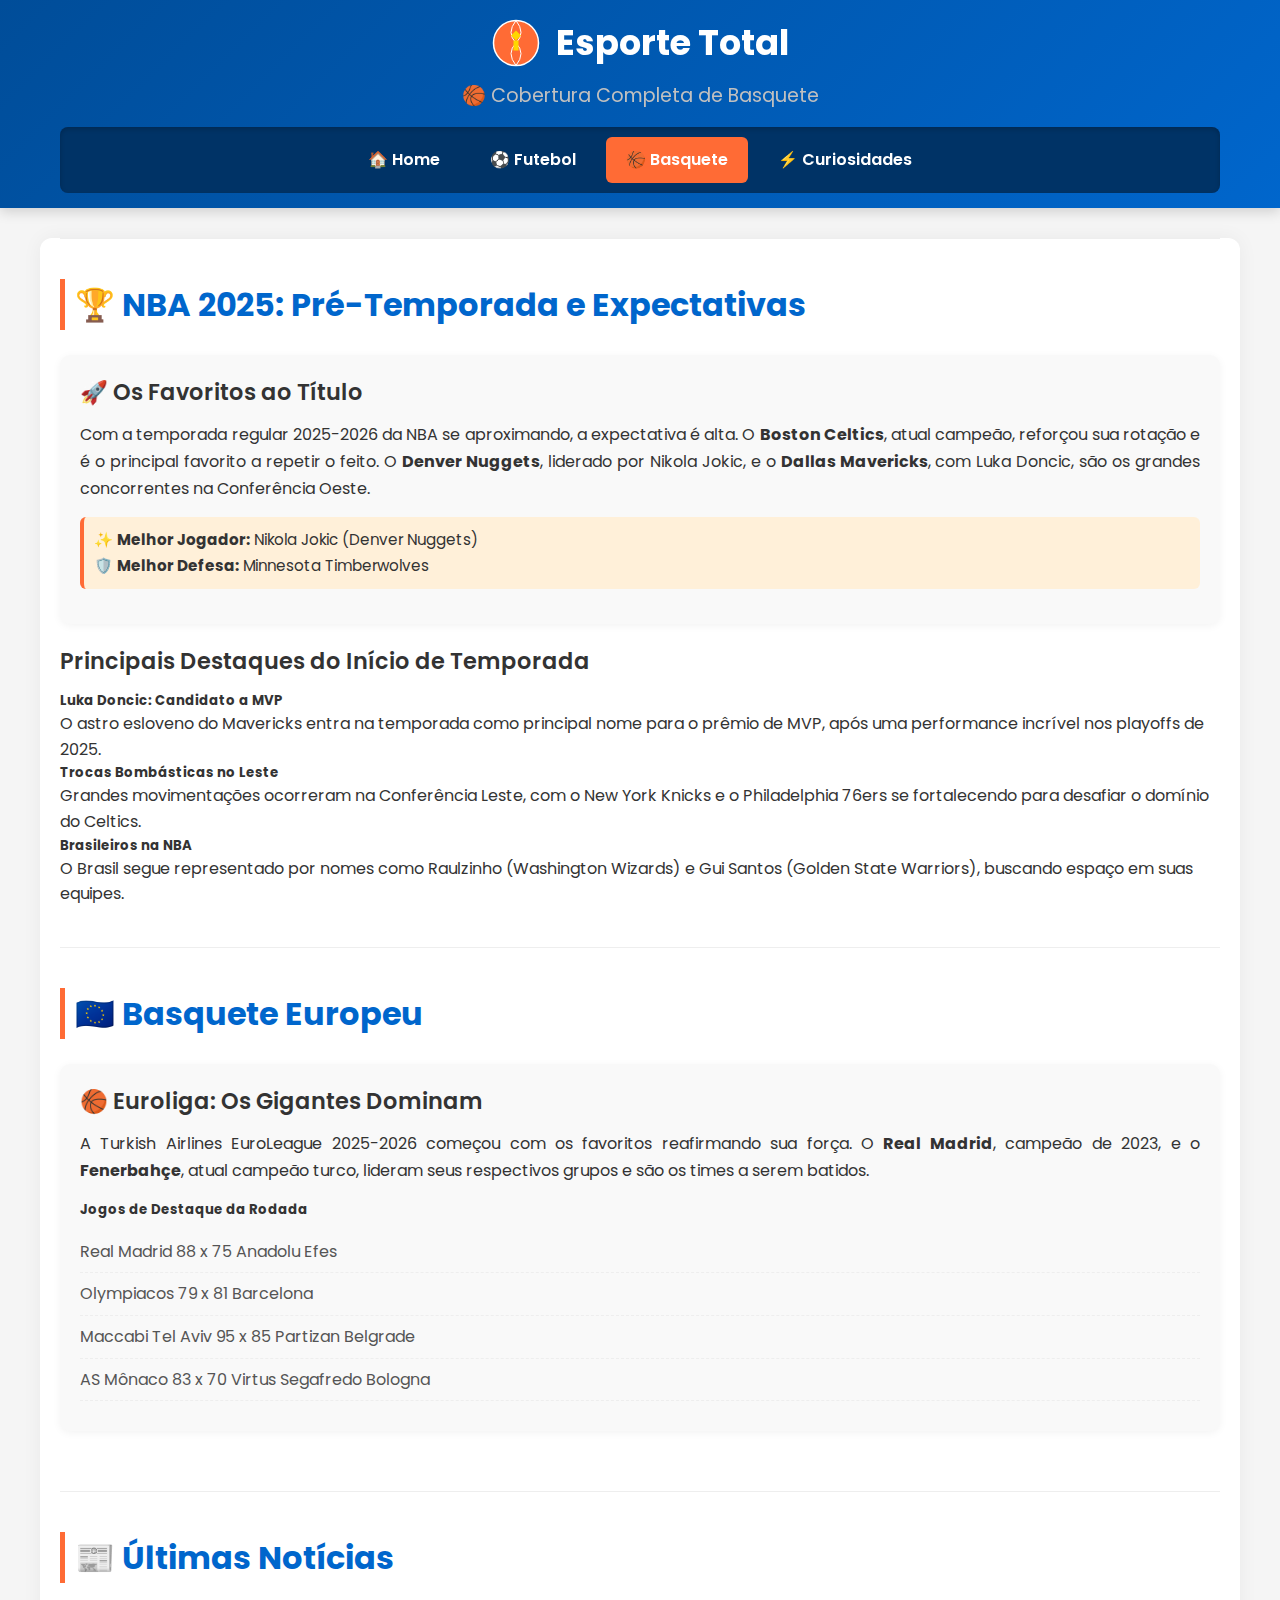
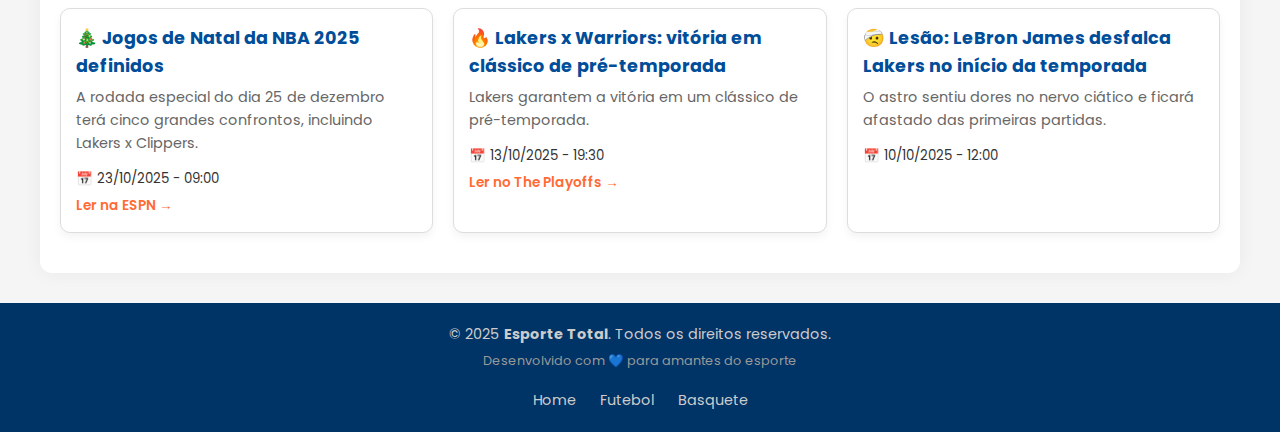
<file: basquete.html>
<!DOCTYPE html>
<html lang="pt-BR">
<head>
    <meta charset="UTF-8">
    <meta name="viewport" content="width=device-width, initial-scale=1.0">
    
    <title>Basquete - Esporte Total</title>
    
    <link rel="icon" type="image/svg+xml" href="data:image/svg+xml,%3Csvg xmlns='http://www.w3.org/2000/svg' viewBox='0 0 100 100'%3E%3Ccircle cx='50' cy='50' r='45' fill='%23ff6b35' stroke='%23000' stroke-width='2'/%3E%3Cpath d='M50 5 Q70 30 50 50 Q30 30 50 5 M50 95 Q70 70 50 50 Q30 70 50 95' fill='none' stroke='%23000' stroke-width='2'/%3E%3Cpath d='M40 35 L50 45 L60 35 L50 25 Z M45 45 L55 45 L55 65 L45 65 Z' fill='%23ffd700'/%3E%3C/svg%3E">
    
    <link rel="stylesheet" href="estilo.css">
    
    <link href="https://fonts.googleapis.com/css2?family=Poppins:wght@300;400;600;700&display=swap" rel="stylesheet">
</head>
<body>
    <header class="cabecalho-principal basquete-header">
        <div class="container-header">
            <div class="logo-container">
                <svg class="logo-svg" viewBox="0 0 100 100" xmlns="http://www.w3.org/2000/svg">
                    <circle cx="50" cy="50" r="45" fill="#ff6b35" stroke="#ffffff" stroke-width="3"/>
                    <path d="M50 5 Q70 30 50 50 Q30 30 50 5 M50 95 Q70 70 50 50 Q30 70 50 95" 
                            fill="none" stroke="#ffffff" stroke-width="2"/>
                    <path d="M40 35 L50 45 L60 35 L50 25 Z M45 45 L55 45 L55 65 L45 65 Z" fill="#ffd700"/>
                </svg>
                <h1 class="titulo-site">Esporte Total</h1>
            </div>
            
            <h2 class="subtitulo-site">🏀 Cobertura Completa de Basquete</h2>
            
            <nav class="menu-nav basquete-nav">
                <a href="index.html" class="link-nav">🏠 Home</a>
                <a href="futebol.html" class="link-nav">⚽ Futebol</a>
                <a href="basquete.html" class="link-nav ativo">🏀 Basquete</a>
                <a href="index.html#curiosidades" class="link-nav">⚡ Curiosidades</a>
            </nav>
        </div>
    </header>

    <main class="container-principal">
        <section class="secao-destaque basquete-destaque" id="nba">
            <h2 class="titulo-secao">🏆 NBA 2025: Pré-Temporada e Expectativas</h2>
            
            <article class="card-basquete">
                <h3 class="titulo-card">🚀 Os Favoritos ao Título</h3>
                <p class="texto-card">
                    Com a temporada regular 2025-2026 da NBA se aproximando, 
                    a expectativa é alta. O <strong>Boston Celtics</strong>, 
                    atual campeão, reforçou sua rotação e é o principal favorito a 
                    repetir o feito. O <strong>Denver Nuggets</strong>, 
                    liderado por Nikola Jokic, e o <strong>Dallas Mavericks</strong>, 
                    com Luka Doncic, são os grandes concorrentes na Conferência Oeste.
                </p>

                <p class="texto-card destaque-info">
                    ✨ <strong>Melhor Jogador:</strong> Nikola Jokic (Denver Nuggets)<br>
                    🛡️ <strong>Melhor Defesa:</strong> Minnesota Timberwolves
                </p>
            </article>

            <h4 class="titulo-card">Principais Destaques do Início de Temporada</h4>
            <div class="grid-basquete">
                <div class="card-basquete-detalhe">
                    <h5>Luka Doncic: Candidato a MVP</h5>
                    <p>O astro esloveno do Mavericks entra na temporada como principal nome para o prêmio de MVP, após uma performance incrível nos playoffs de 2025.</p>
                </div>
                <div class="card-basquete-detalhe">
                    <h5>Trocas Bombásticas no Leste</h5>
                    <p>Grandes movimentações ocorreram na Conferência Leste, com o New York Knicks e o Philadelphia 76ers se fortalecendo para desafiar o domínio do Celtics.</p>
                </div>
                <div class="card-basquete-detalhe">
                    <h5>Brasileiros na NBA</h5>
                    <p>O Brasil segue representado por nomes como Raulzinho (Washington Wizards) e Gui Santos (Golden State Warriors), buscando espaço em suas equipes.</p>
                </div>
            </div>
        </section>
        
        <section class="secao-internacional" id="euroliga">
            <h3 class="titulo-secao">🇪🇺 Basquete Europeu</h3>
            
            <article class="card-basquete">
                <h4 class="titulo-card">🏀 Euroliga: Os Gigantes Dominam</h4>
                
                <p class="texto-card">
                    A Turkish Airlines EuroLeague 2025-2026 começou com os favoritos 
                    reafirmando sua força. O <strong>Real Madrid</strong>, 
                    campeão de 2023, e o <strong>Fenerbahçe</strong>, atual campeão turco, 
                    lideram seus respectivos grupos e são os times a serem batidos.
                </p>
                
                <h5 class="titulo-card-sub">Jogos de Destaque da Rodada</h5>
                <ul class="lista-jogos">
                    <li>Real Madrid 88 x 75 Anadolu Efes</li>
                    <li>Olympiacos 79 x 81 Barcelona</li>
                    <li>Maccabi Tel Aviv 95 x 85 Partizan Belgrade</li>
                    <li>AS Mônaco 83 x 70 Virtus Segafredo Bologna</li>
                </ul>
            </article>
        </section>

        <section class="secao-noticias" id="noticias">
            <h3 class="titulo-secao">📰 Últimas Notícias</h3>
            
            <div class="grid-noticias">
                <a href="https://www.espn.com.br/nba/artigo/_/id/12711082/lakers-x-clippers-no-natal-2025-rodada-nba-tem-cinco-jogos-no-dia-25" target="_blank" class="card-noticia-link">
                    <div class="card-noticia">
                        <h5>🎄 Jogos de Natal da NBA 2025 definidos</h5>
                        <p>A rodada especial do dia 25 de dezembro terá cinco grandes confrontos, incluindo Lakers x Clippers.</p>
                        <small>📅 23/10/2025 - 09:00</small>
                        <span class="link-indicador">Ler na ESPN →</span>
                    </div>
                </a>
                
                <a href="https://theplayoffs.com.br/nba/pre-temporada-lakers-derrotam-warriors-no-classico-da-california/" target="_blank" class="card-noticia-link">
                    <div class="card-noticia">
                        <h5>🔥 Lakers x Warriors: vitória em clássico de pré-temporada</h5>
                        <p>Lakers garantem a vitória em um clássico de pré-temporada.</p>
                        <small>📅 13/10/2025 - 19:30</small>
                        <span class="link-indicador">Ler no The Playoffs →</span>
                    </div>
                </a>

                <a href="https://ge.globo.com/basquete/nba/noticia/2025/10/10/com-dores-no-nervo-ciatico-lebron-james-desfalcara-os-lakers-no-inicio-da-temporada-da-nba.ghtml" target="_blank" class="card-noticia-link">
                    <div class="card-noticia">
                        <h5>🤕 Lesão: LeBron James desfalca Lakers no início da temporada</h5>
                        <p>O astro sentiu dores no nervo ciático e ficará afastado das primeiras partidas.</p>
                        <small>📅 10/10/2025 - 12:00</small>
                    </div>
                </a>
            </div>
        </section>

    </main>
    <footer class="rodape-principal">
        <div class="container-rodape">
            <p class="texto-rodape">
                &copy; 2025 <strong>Esporte Total</strong>. Todos os direitos reservados.
            </p>
            <p class="creditos">
                Desenvolvido com 💙 para amantes do esporte
            </p>
        
            <div class="links-rodape">
                <a href="index.html">Home</a>
                <a href="futebol.html">Futebol</a>
                <a href="basquete.html">Basquete</a>
            </div>
        </div>
    </footer>
</body>
</html>
</file>
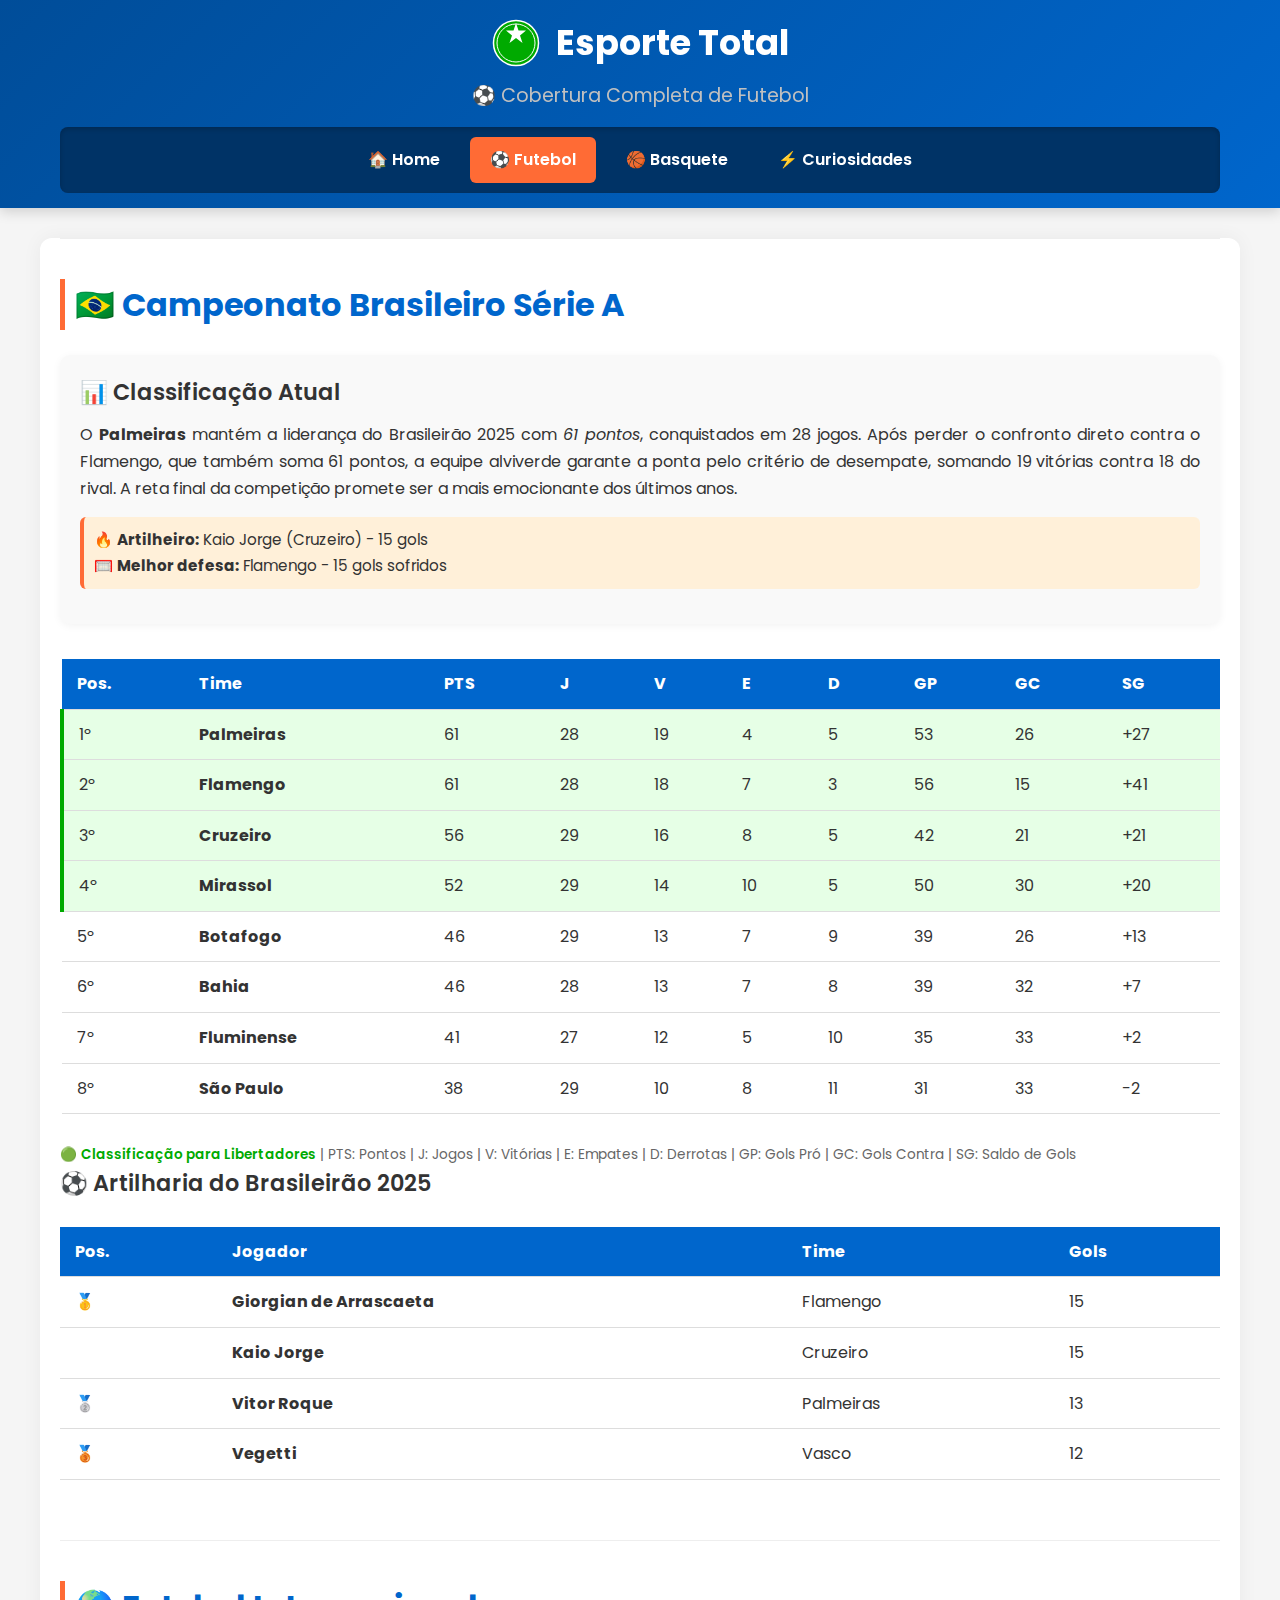
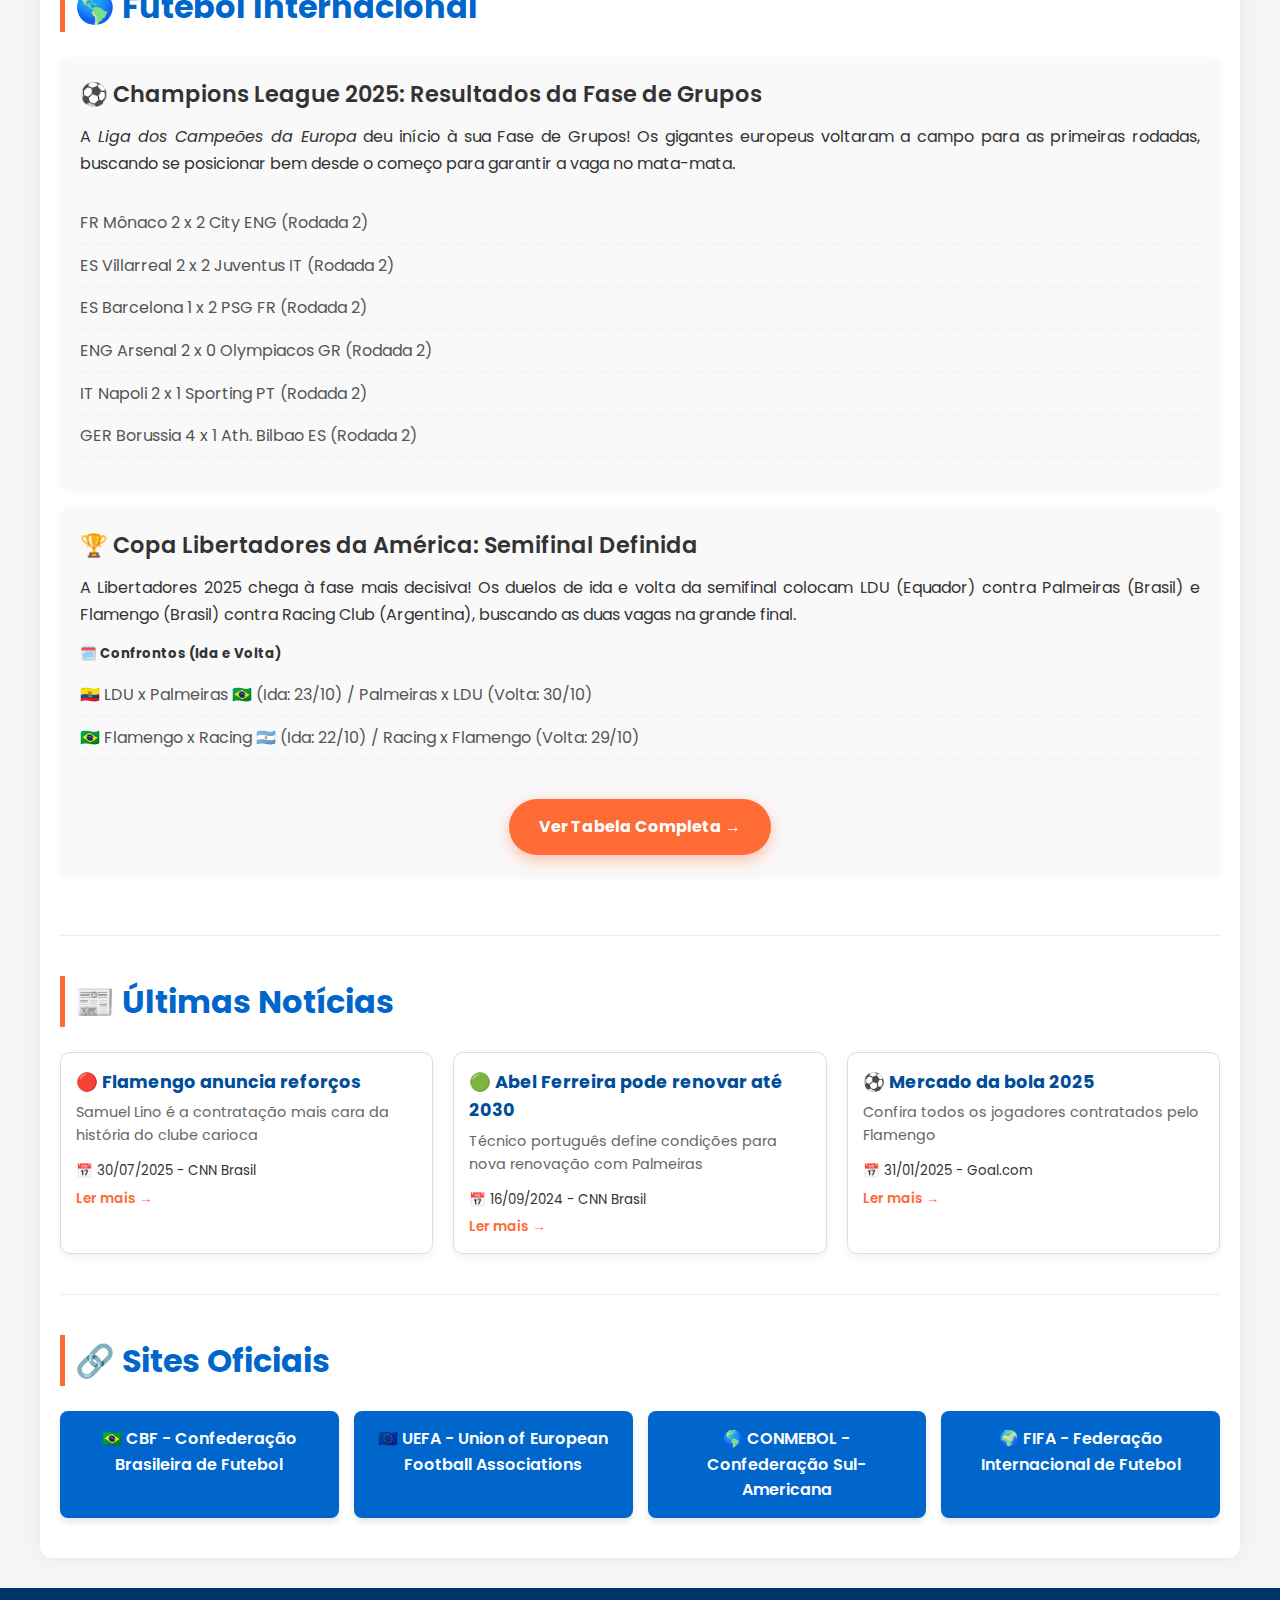
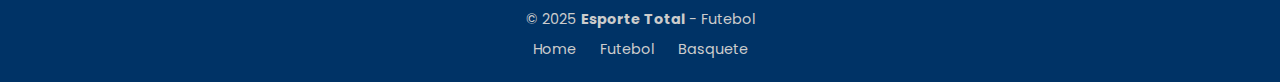
<file: futebol.html>
<!DOCTYPE html>
<html lang="pt-BR">
<head>
    <meta charset="UTF-8">
    <meta name="viewport" content="width=device-width, initial-scale=1.0">
    
    <title>Futebol - Esporte Total</title>
    
    <link rel="icon" type="image/svg+xml" href="data:image/svg+xml,%3Csvg xmlns='http://www.w3.org/2000/svg' viewBox='0 0 100 100'%3E%3Ccircle cx='50' cy='50' r='45' fill='%2300aa00' stroke='%23000' stroke-width='2'/%3E%3Cpath d='M50 10 L55 25 L70 25 L58 35 L63 50 L50 40 L37 50 L42 35 L30 25 L45 25 Z' fill='%23fff'/%3E%3C/svg%3E">
    
    <link rel="stylesheet" href="estilo.css">
    
    <link href="https://fonts.googleapis.com/css2?family=Poppins:wght@300;400;600;700&display=swap" rel="stylesheet">
</head>
<body>
    <header class="cabecalho-principal">
        <div class="container-header">
            <div class="logo-container">
                <svg class="logo-svg" viewBox="0 0 100 100" xmlns="http://www.w3.org/2000/svg">
                    <circle cx="50" cy="50" r="45" fill="#00aa00" stroke="#ffffff" stroke-width="3"/>
                    <path d="M50 10 L55 25 L70 25 L58 35 L63 50 L50 40 L37 50 L42 35 L30 25 L45 25 Z" 
                            fill="#ffffff"/>
                    <circle cx="50" cy="50" r="38" fill="none" stroke="#ffffff" stroke-width="2"/>
                </svg>
                <h1 class="titulo-site">Esporte Total</h1>
            </div>
            
            <h2 class="subtitulo-site">⚽ Cobertura Completa de Futebol</h2>
            
            <nav class="menu-nav">
                <a href="index.html" class="link-nav">🏠 Home</a>
                <a href="futebol.html" class="link-nav ativo">⚽ Futebol</a>
                <a href="basquete.html" class="link-nav">🏀 Basquete</a>
                <a href="index.html#curiosidades" class="link-nav">⚡ Curiosidades</a>
            </nav>
        </div>
    </header>

    <main class="container-principal">
        
        <section class="secao-destaque" id="brasileirao">
            <h2 class="titulo-secao">🇧🇷 Campeonato Brasileiro Série A</h2>
            
            <article class="card-futebol">
                <h3 class="titulo-card">📊 Classificação Atual</h3>
                <p class="texto-card">
                    O <strong>Palmeiras</strong> mantém a liderança do Brasileirão 2025 com <em>61 pontos</em>, 
                    conquistados em 28 jogos. Após perder o confronto direto contra o Flamengo, que também soma 61 pontos, 
                    a equipe alviverde garante a ponta pelo critério de desempate, somando 19 vitórias contra 18 do rival. 
                    A reta final da competição promete ser a mais emocionante dos últimos anos.
                </p>

                <p class="texto-card destaque-info">
                    🔥 <strong>Artilheiro:</strong> Kaio Jorge (Cruzeiro) - 15 gols<br>
                    🥅 <strong>Melhor defesa:</strong> Flamengo - 15 gols sofridos
                </p>
            </article>

            <div class="tabela-responsiva">
                <table class="tabela-ranking">
                    <thead>
                        <tr>
                            <th>Pos.</th>
                            <th>Time</th>
                            <th>PTS</th>
                            <th>J</th>
                            <th>V</th>
                            <th>E</th>
                            <th>D</th>
                            <th>GP</th>
                            <th>GC</th>
                            <th>SG</th>
                        </tr>
                    </thead>
                    <tbody>
                        <tr class="posicao-libertadores">
                            <td>1º</td>
                            <td><strong>Palmeiras</strong></td>
                            <td>61</td>
                            <td>28</td>
                            <td>19</td>
                            <td>4</td>
                            <td>5</td>
                            <td>53</td>
                            <td>26</td>
                            <td>+27</td>
                        </tr>
                        <tr class="posicao-libertadores">
                            <td>2º</td>
                            <td><strong>Flamengo</strong></td>
                            <td>61</td>
                            <td>28</td>
                            <td>18</td>
                            <td>7</td>
                            <td>3</td>
                            <td>56</td>
                            <td>15</td>
                            <td>+41</td>
                        </tr>
                        <tr class="posicao-libertadores">
                            <td>3º</td>
                            <td><strong>Cruzeiro</strong></td>
                            <td>56</td>
                            <td>29</td>
                            <td>16</td>
                            <td>8</td>
                            <td>5</td>
                            <td>42</td>
                            <td>21</td>
                            <td>+21</td>
                        </tr>
                        <tr class="posicao-libertadores">
                            <td>4º</td>
                            <td><strong>Mirassol</strong></td>
                            <td>52</td>
                            <td>29</td>
                            <td>14</td>
                            <td>10</td>
                            <td>5</td>
                            <td>50</td>
                            <td>30</td>
                            <td>+20</td>
                        </tr>
                        <tr>
                            <td>5º</td>
                            <td><strong>Botafogo</strong></td>
                            <td>46</td>
                            <td>29</td>
                            <td>13</td>
                            <td>7</td>
                            <td>9</td>
                            <td>39</td>
                            <td>26</td>
                            <td>+13</td>
                        </tr>
                        <tr>
                            <td>6º</td>
                            <td><strong>Bahia</strong></td>
                            <td>46</td>
                            <td>28</td>
                            <td>13</td>
                            <td>7</td>
                            <td>8</td>
                            <td>39</td>
                            <td>32</td>
                            <td>+7</td>
                        </tr>
                        <tr>
                            <td>7º</td>
                            <td><strong>Fluminense</strong></td>
                            <td>41</td>
                            <td>27</td>
                            <td>12</td>
                            <td>5</td>
                            <td>10</td>
                            <td>35</td>
                            <td>33</td>
                            <td>+2</td>
                        </tr>
                        <tr>
                            <td>8º</td>
                            <td><strong>São Paulo</strong></td>
                            <td>38</td>
                            <td>29</td>
                            <td>10</td>
                            <td>8</td>
                            <td>11</td>
                            <td>31</td>
                            <td>33</td>
                            <td>-2</td>
                        </tr>
                    </tbody>
                </table>
            </div>
            
            <p class="legenda-tabela">
                🟢 <span class="verde">Classificação para Libertadores</span> | 
                PTS: Pontos | J: Jogos | V: Vitórias | E: Empates | D: Derrotas | 
                GP: Gols Pró | GC: Gols Contra | SG: Saldo de Gols
            </p>

            <h4 class="titulo-card">⚽ Artilharia do Brasileirão 2025</h4>
            <div class="tabela-responsiva">
                <table class="tabela-ranking">
                    <thead>
                        <tr>
                            <th>Pos.</th>
                            <th>Jogador</th>
                            <th>Time</th>
                            <th>Gols</th>
                        </tr>
                    </thead>
                    <tbody>
                        <tr>
                            <td>🥇</td>
                            <td><strong>Giorgian de Arrascaeta</strong></td>
                            <td>Flamengo</td>
                            <td>15</td>
                        </tr>
                        <tr>
                            <td></td>
                            <td><strong>Kaio Jorge</strong></td>
                            <td>Cruzeiro</td>
                            <td>15</td>
                        </tr>
                        <tr>
                            <td>🥈</td>
                            <td><strong>Vitor Roque</strong></td>
                            <td>Palmeiras</td>
                            <td>13</td>
                        </tr>
                        <tr>
                            <td>🥉</td>
                            <td><strong>Vegetti</strong></td>
                            <td>Vasco</td>
                            <td>12</td>
                        </tr>
                    </tbody>
                </table>
            </div>
        </section>

        <section class="secao-internacional" id="internacional">
            <h3 class="titulo-secao">🌎 Futebol Internacional</h3>
            
            <article class="card-futebol">
                <h4 class="titulo-card">⚽ Champions League 2025: Resultados da Fase de Grupos</h4>
                
                <p class="texto-card">
                    A <em>Liga dos Campeões da Europa</em> deu início à sua Fase de Grupos!
                    Os gigantes europeus voltaram a campo para as primeiras rodadas, buscando
                    se posicionar bem desde o começo para garantir a vaga no mata-mata.
                </p>
                
                <ul class="lista-jogos">
                    <li>FR Mônaco 2 x 2 City ENG (Rodada 2)</li>
                    <li>ES Villarreal 2 x 2 Juventus IT (Rodada 2)</li>
                    <li>ES Barcelona 1 x 2 PSG FR (Rodada 2)</li>
                    <li>ENG Arsenal 2 x 0 Olympiacos GR (Rodada 2)</li>
                    <li>IT Napoli 2 x 1 Sporting PT (Rodada 2)</li>
                    <li>GER Borussia 4 x 1 Ath. Bilbao ES (Rodada 2)</li>
                </ul>
            </article>

            <article class="card-futebol">
                <h4 class="titulo-card">🏆 Copa Libertadores da América: Semifinal Definida</h4>
                
                <p class="texto-card">
                    A Libertadores 2025 chega à fase mais decisiva! Os duelos de ida e volta da semifinal
                    colocam LDU (Equador) contra Palmeiras (Brasil) e Flamengo (Brasil) contra Racing Club (Argentina),
                    buscando as duas vagas na grande final.
                </p>

                <h5 class="titulo-card-sub">🗓️ Confrontos (Ida e Volta)</h5>
                <ul class="lista-jogos">
                    <li>🇪🇨 LDU x Palmeiras 🇧🇷 (Ida: 23/10) / Palmeiras x LDU (Volta: 30/10)</li>
                    <li>🇧🇷 Flamengo x Racing 🇦🇷 (Ida: 22/10) / Racing x Flamengo (Volta: 29/10)</li>
                </ul>
                
                <div class="botao-container">
                    <a href="https://ge.globo.com/futebol/libertadores/" target="_blank" class="botao-destaque">
                        Ver Tabela Completa →
                    </a>
                </div>
            </article>
        </section>

        <section class="secao-noticias" id="noticias">
            <h3 class="titulo-secao">📰 Últimas Notícias</h3>
            
            <div class="grid-noticias">
                <a href="https://www.cnnbrasil.com.br/esportes/futebol/flamengo/samuel-lino-e-o-reforco-mais-caro-da-historia-do-flamengo-veja-ranking/" target="_blank" rel="noopener" class="card-noticia-link">
                    <div class="card-noticia">
                        <h5>🔴 Flamengo anuncia reforços</h5>
                        <p>Samuel Lino é a contratação mais cara da história do clube carioca</p>
                        <small>📅 30/07/2025 - CNN Brasil</small>
                        <span class="link-indicador">Ler mais →</span>
                    </div>
                </a>
                
                <a href="https://www.cnnbrasil.com.br/esportes/futebol/palmeiras/2030-abel-ferreira-define-condicoes-para-renovar-com-o-palmeiras/" target="_blank" rel="noopener" class="card-noticia-link">
                    <div class="card-noticia">
                        <h5>🟢 Abel Ferreira pode renovar até 2030</h5>
                        <p>Técnico português define condições para nova renovação com Palmeiras</p>
                        <small>📅 16/09/2024 - CNN Brasil</small>
                        <span class="link-indicador">Ler mais →</span>
                    </div>
                </a>
                
                <a href="https://www.goal.com/br/listas/jogadores-contratados-flamengo-temporada-2025/bltadea55132eb85c5b" target="_blank" rel="noopener" class="card-noticia-link">
                    <div class="card-noticia">
                        <h5>⚽ Mercado da bola 2025</h5>
                        <p>Confira todos os jogadores contratados pelo Flamengo</p>
                        <small>📅 31/01/2025 - Goal.com</small>
                        <span class="link-indicador">Ler mais →</span>
                    </div>
                </a>
            </div>
        </section>

        <section class="secao-links-externos">
            <h4 class="titulo-secao">🔗 Sites Oficiais</h4>
            
            <div class="container-links">
                <a href="https://www.cbf.com.br" target="_blank" rel="noopener" class="link-externo">
                    🇧🇷 CBF - Confederação Brasileira de Futebol
                </a>
                <a href="https://www.uefa.com" target="_blank" rel="noopener" class="link-externo">
                    🇪🇺 UEFA - Union of European Football Associations
                </a>
                <a href="https://www.conmebol.com" target="_blank" rel="noopener" class="link-externo">
                    🌎 CONMEBOL - Confederação Sul-Americana
                </a>
                <a href="https://www.fifa.com" target="_blank" rel="noopener" class="link-externo">
                    🌍 FIFA - Federação Internacional de Futebol
                </a>
            </div>
        </section>

    </main>

    <footer class="rodape-principal">
        <div class="container-rodape">
            <p class="texto-rodape">
                &copy; 2025 <strong>Esporte Total</strong> - Futebol
            </p>
            <div class="links-rodape">
                <a href="index.html">Home</a>
                <a href="futebol.html">Futebol</a>
                <a href="basquete.html">Basquete</a>
            </div>
        </div>
    </footer>
</body>
</html>
</file>
<file: estilo.css>
* {
    margin: 0;
    padding: 0;
    box-sizing: border-box; /* Essencial para responsividade */
}

body {
    font-family: 'Poppins', sans-serif;
    line-height: 1.6;
    color: #333;
    background-color: #f5f5f5;
}

/* -------------------------------------------------------------------------- */
/* Layout Geral (Desktop e Padrão) */
/* -------------------------------------------------------------------------- */

.cabecalho-principal {
    background: linear-gradient(135deg, #004d99 0%, #0066cc 100%);
    color: white;
    box-shadow: 0 4px 12px rgba(0,0,0,0.15);
    position: sticky;
    top: 0;
    z-index: 1000;
}

/* Container do Header - JÁ CENTRALIZADO */
.container-header {
    max-width: 1200px;
    margin: 0 auto;
    padding: 15px 20px;
}

/* -------------------------------------------------------------------------- */
/* NOVO: Container Principal (Conteúdo Centralizado com Bordas Verticais) */
/* -------------------------------------------------------------------------- */
.container-principal {
    max-width: 1200px; /* Largura máxima para telas de computador */
    margin: 30px auto; /* Centraliza o conteúdo e cria a "borda vertical" */
    padding: 0 20px;
    background-color: white; /* Fundo branco para o conteúdo principal */
    border-radius: 12px;
    box-shadow: 0 0 20px rgba(0,0,0,0.05);
}

.logo-container {
    display: flex;
    align-items: center;
    justify-content: center;
    gap: 15px;
    margin-bottom: 10px;
}

.logo-svg {
    width: 50px; 
    height: 50px; 
    animation: bounce 2s ease-in-out infinite;
}

@keyframes bounce {
    0%, 100% { transform: translateY(0); }
    50% { transform: translateY(-5px); }
}

.titulo-site {
    font-size: 2.2em;
    font-weight: 700;
}

.subtitulo-site {
    text-align: center;
    font-size: 1.2em;
    font-weight: 400;
    margin-bottom: 15px;
    color: #c0c0c0;
}

/* Menu de Navegação */
.menu-nav {
    display: flex;
    justify-content: center;
    background-color: #003366;
    padding: 10px 0;
    border-radius: 8px;
    box-shadow: inset 0 2px 5px rgba(0,0,0,0.2);
}

.link-nav {
    color: white;
    text-decoration: none;
    padding: 10px 20px;
    margin: 0 5px;
    font-weight: 600;
    transition: background-color 0.3s, color 0.3s;
    border-radius: 6px;
}

.link-nav:hover {
    background-color: #0055aa;
}

.link-nav.ativo {
    background-color: #ff6b35; /* Cor de destaque para a página atual */
    color: white;
}


/* -------------------------------------------------------------------------- */
/* Seções de Conteúdo */
/* -------------------------------------------------------------------------- */
section {
    padding: 40px 0;
    border-top: 1px solid #eee;
}

section:last-of-type {
    border-bottom: none;
}

.titulo-secao {
    font-size: 2em;
    color: #0066cc;
    margin-bottom: 25px;
    padding-left: 10px;
    border-left: 5px solid #ff6b35;
    font-weight: 700;
}

.card-futebol,
.card-basquete,
.card-curiosidade {
    background-color: #f9f9f9;
    padding: 20px;
    margin-bottom: 20px;
    border-radius: 10px;
    box-shadow: 0 2px 8px rgba(0,0,0,0.05);
}

.titulo-card {
    color: #333;
    font-size: 1.4em;
    margin-bottom: 10px;
    font-weight: 600;
}

.texto-card {
    margin-bottom: 15px;
    line-height: 1.7;
    font-size: 1em;
    text-align: justify;
}

.destaque-info {
    padding: 10px;
    background-color: #fff0d9;
    border-radius: 6px;
    border-left: 4px solid #ff6b35;
    font-size: 0.95em;
}

/* -------------------------------------------------------------------------- */
/* Tabelas de Classificação/Ranking */
/* -------------------------------------------------------------------------- */

.tabela-responsiva {
    overflow-x: auto; /* Permite scroll horizontal em telas pequenas */
    margin-bottom: 20px;
}

.tabela-ranking {
    width: 100%;
    border-collapse: collapse;
    margin-top: 15px;
    background-color: white;
}

.tabela-ranking th,
.tabela-ranking td {
    padding: 12px 15px;
    text-align: left;
    border-bottom: 1px solid #ddd;
}

.tabela-ranking thead {
    background-color: #0066cc;
    color: white;
    font-weight: 600;
}

.tabela-ranking tbody tr:hover {
    background-color: #eef;
}

.posicao-libertadores {
    background-color: #e6ffe6;
    border-left: 4px solid #00aa00;
}

.legenda-tabela {
    font-size: 0.85em;
    color: #666;
    padding-top: 10px;
}

.verde {
    color: #00aa00;
    font-weight: 600;
}

/* -------------------------------------------------------------------------- */
/* Listas de Jogos e Notícias (Grid Layout) */
/* -------------------------------------------------------------------------- */

.lista-jogos {
    list-style-type: none;
    padding: 10px 0;
}

.lista-jogos li {
    padding: 8px 0;
    border-bottom: 1px dashed #eee;
    color: #555;
}

/* Grid para Notícias */
.grid-noticias,
.grid-curiosidades {
    display: grid;
    grid-template-columns: repeat(auto-fit, minmax(280px, 1fr));
    gap: 20px;
    margin-top: 20px;
}

.card-noticia {
    background-color: #fff;
    padding: 15px;
    border-radius: 10px;
    border: 1px solid #ddd;
    box-shadow: 0 4px 8px rgba(0,0,0,0.05);
    transition: transform 0.3s, box-shadow 0.3s;
    height: 100%; /* Garante que todos tenham a mesma altura */
}

.card-noticia:hover {
    transform: translateY(-5px);
    box-shadow: 0 6px 12px rgba(0,0,0,0.1);
}

.card-noticia h5 {
    color: #004d99;
    font-size: 1.1em;
    margin-bottom: 5px;
}

.card-noticia p {
    font-size: 0.9em;
    color: #666;
    margin-bottom: 10px;
}

.link-indicador {
    display: block;
    margin-top: 5px;
    color: #ff6b35;
    font-weight: 600;
    font-size: 0.85em;
}

.card-noticia-link {
    text-decoration: none;
    color: inherit;
}

/* Container de Links Externos (Grid Layout) */
.container-links {
    display: grid;
    grid-template-columns: repeat(auto-fit, minmax(200px, 1fr));
    gap: 15px;
    margin-top: 20px;
}

.link-externo {
    display: block;
    padding: 15px;
    text-align: center;
    background-color: #0066cc;
    color: white;
    text-decoration: none;
    border-radius: 8px;
    transition: background-color 0.3s, transform 0.2s;
    font-weight: 600;
    box-shadow: 0 4px 6px rgba(0,0,0,0.1);
}

.link-externo:hover {
    background-color: #ff6b35;
    transform: translateY(-2px);
}

/* Botão de Destaque (Link com formatação de botão) */
.botao-container {
    text-align: center;
    margin-top: 30px;
}

.botao-destaque {
    display: inline-block;
    padding: 15px 30px;
    background-color: #ff6b35; /* Cor de Fundo */
    color: white;
    text-decoration: none;
    border-radius: 30px; /* Bordas Arredondadas */
    font-weight: 700;
    transition: background-color 0.3s, box-shadow 0.3s;
    box-shadow: 0 5px 15px rgba(255, 107, 53, 0.4);
}

.botao-destaque:hover {
    background-color: #e65c2e;
    box-shadow: 0 7px 20px rgba(255, 107, 53, 0.6);
}


/* -------------------------------------------------------------------------- */
/* RODAPÉ */
/* -------------------------------------------------------------------------- */

.rodape-principal {
    background-color: #003366;
    color: #ccc;
    padding: 20px 0;
    margin-top: 30px;
}

.container-rodape {
    max-width: 1200px;
    margin: 0 auto;
    padding: 0 20px;
    text-align: center;
}

.texto-rodape {
    margin-bottom: 5px;
    font-size: 0.9em;
}

.creditos {
    font-size: 0.8em;
    margin-bottom: 15px;
    color: #999;
}

.links-rodape a {
    color: #ccc;
    text-decoration: none;
    margin: 0 10px;
    font-size: 0.9em;
    transition: color 0.3s ease;
}

.links-rodape a:hover {
    color: white;
}

/* -------------------------------------------------------------------------- */
/* NOVO: Propriedade FLOAT e Clearfix */
/* -------------------------------------------------------------------------- */

.imagem-flutuante {
    /* Implementação do Float: Coloca a imagem à esquerda */
    float: left;
    
    /* Largura da imagem */
    width: 250px; 
    height: auto;
    
    /* Espaçamento em volta para o texto fluir */
    margin-right: 20px; 
    margin-bottom: 10px;
    
    /* Estilo */
    border-radius: 8px;
    box-shadow: 0 4px 8px rgba(0, 0, 0, 0.1);
}

/* Clearfix: Solução para o contêiner pai abraçar o elemento flutuante */
/* Evita que o conteúdo que vem depois suba e se alinhe ao lado do float */
.secao-float::after {
    content: "";
    display: table;
    clear: both;
}


/* -------------------------------------------------------------------------- */
/* Responsividade (Media Queries) */
/* -------------------------------------------------------------------------- */

/* Breakpoint 1: Tablets (Telas menores que 768px) */
@media (max-width: 768px) {
    .titulo-site {
        font-size: 1.6em;
    }
    
    .logo-svg {
        width: 40px;
        height: 40px;
    }
    
    .subtitulo-site {
        font-size: 1em;
    }
    
    .menu-nav {
        padding: 10px 0;
    }
    
    .link-nav {
        display: block; /* Links de navegação em uma coluna */
        margin: 5px 0;
        padding: 12px;
    }
    
    .titulo-secao {
        font-size: 1.5em;
    }
    
    .container-links {
        grid-template-columns: 1fr; /* Links externos empilhados */
    }
    
    .grid-noticias,
    .grid-curiosidades { 
        grid-template-columns: 1fr; /* Notícias e Curiosidades em uma coluna */
    }
    
    .tabela-ranking {
        font-size: 0.8em;
    }
    
    .tabela-ranking th,
    .tabela-ranking td {
        padding: 8px 5px;
    }

    .links-rodape a {
        font-size: 0.9em;
    }
}


/* Breakpoint 2: Smartphones (Telas menores que 480px) */
@media (max-width: 480px) {
    
    .container-principal {
        margin: 15px 0;
        border-radius: 0; /* Remove borda arredondada para telas pequenas */
        padding: 0 10px;
    }

    /* Regra de Responsividade para o Float */
    .imagem-flutuante {
        /* Remove a flutuação */
        float: none;
        /* Ocupa a largura total */
        width: 100%;
        margin-right: 0;
        margin-bottom: 15px;
        display: block;
    }
}
</file>
